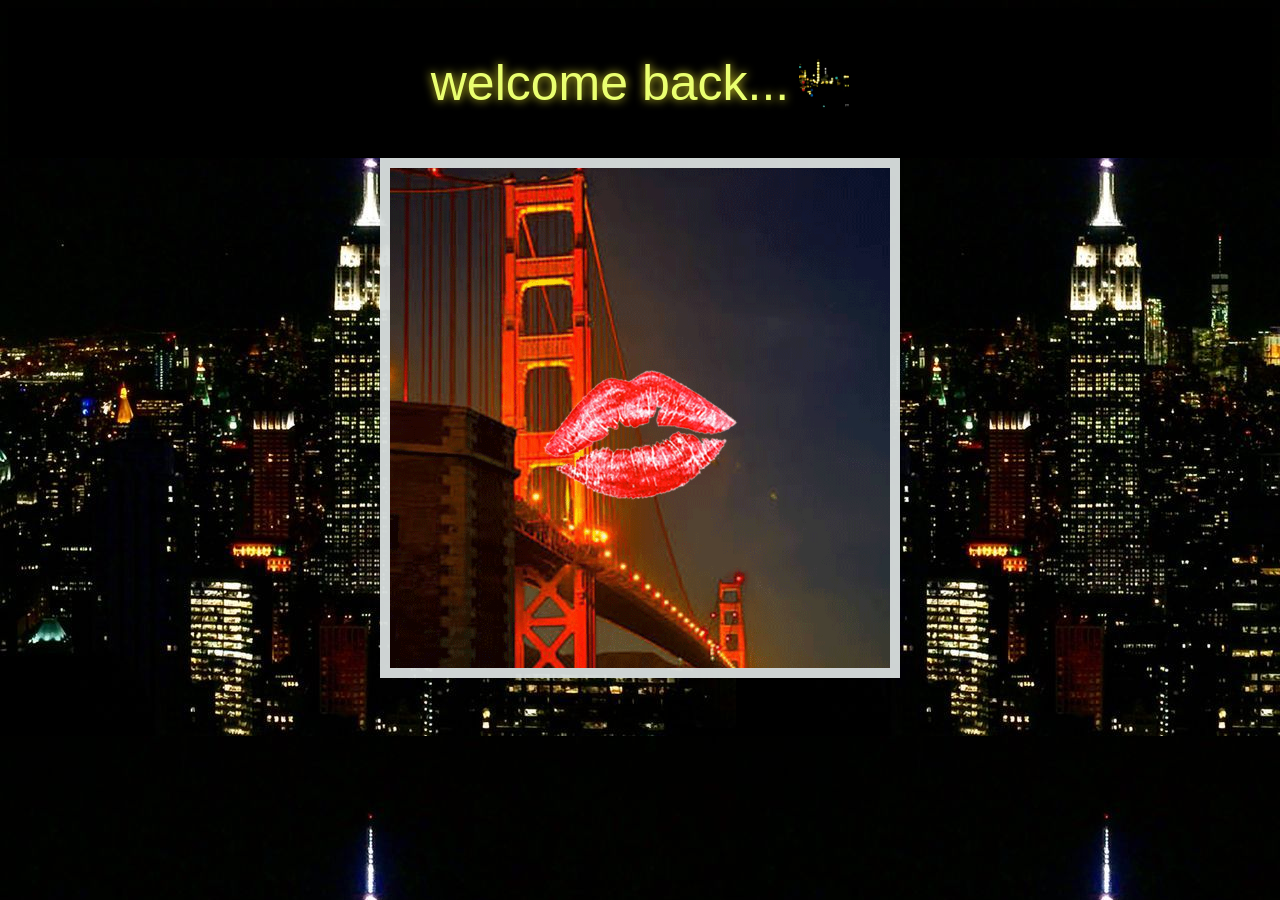
<file: index.html>
<!doctype html>

<html>
  <head>
    <meta charset="utf-8" />
    <meta http-equiv="X-UA-Compatible" content="IE=edge" />
    <title></title>
    <meta name="description" content="" />
    <meta name="viewport" content="width=device-width, initial-scale=1" />
    <link rel="stylesheet" href="style.css" />
  </head>
  <body>
    <header class="gg-header">
      <div class="main">
        welcome back...
        <img src="img/icon.gif" class="kiss" />
      </div>
    </header>

    <a href="main.html">
      <img src="img/gg3.gif" />
    </a>
  </body>
</html>
</file>
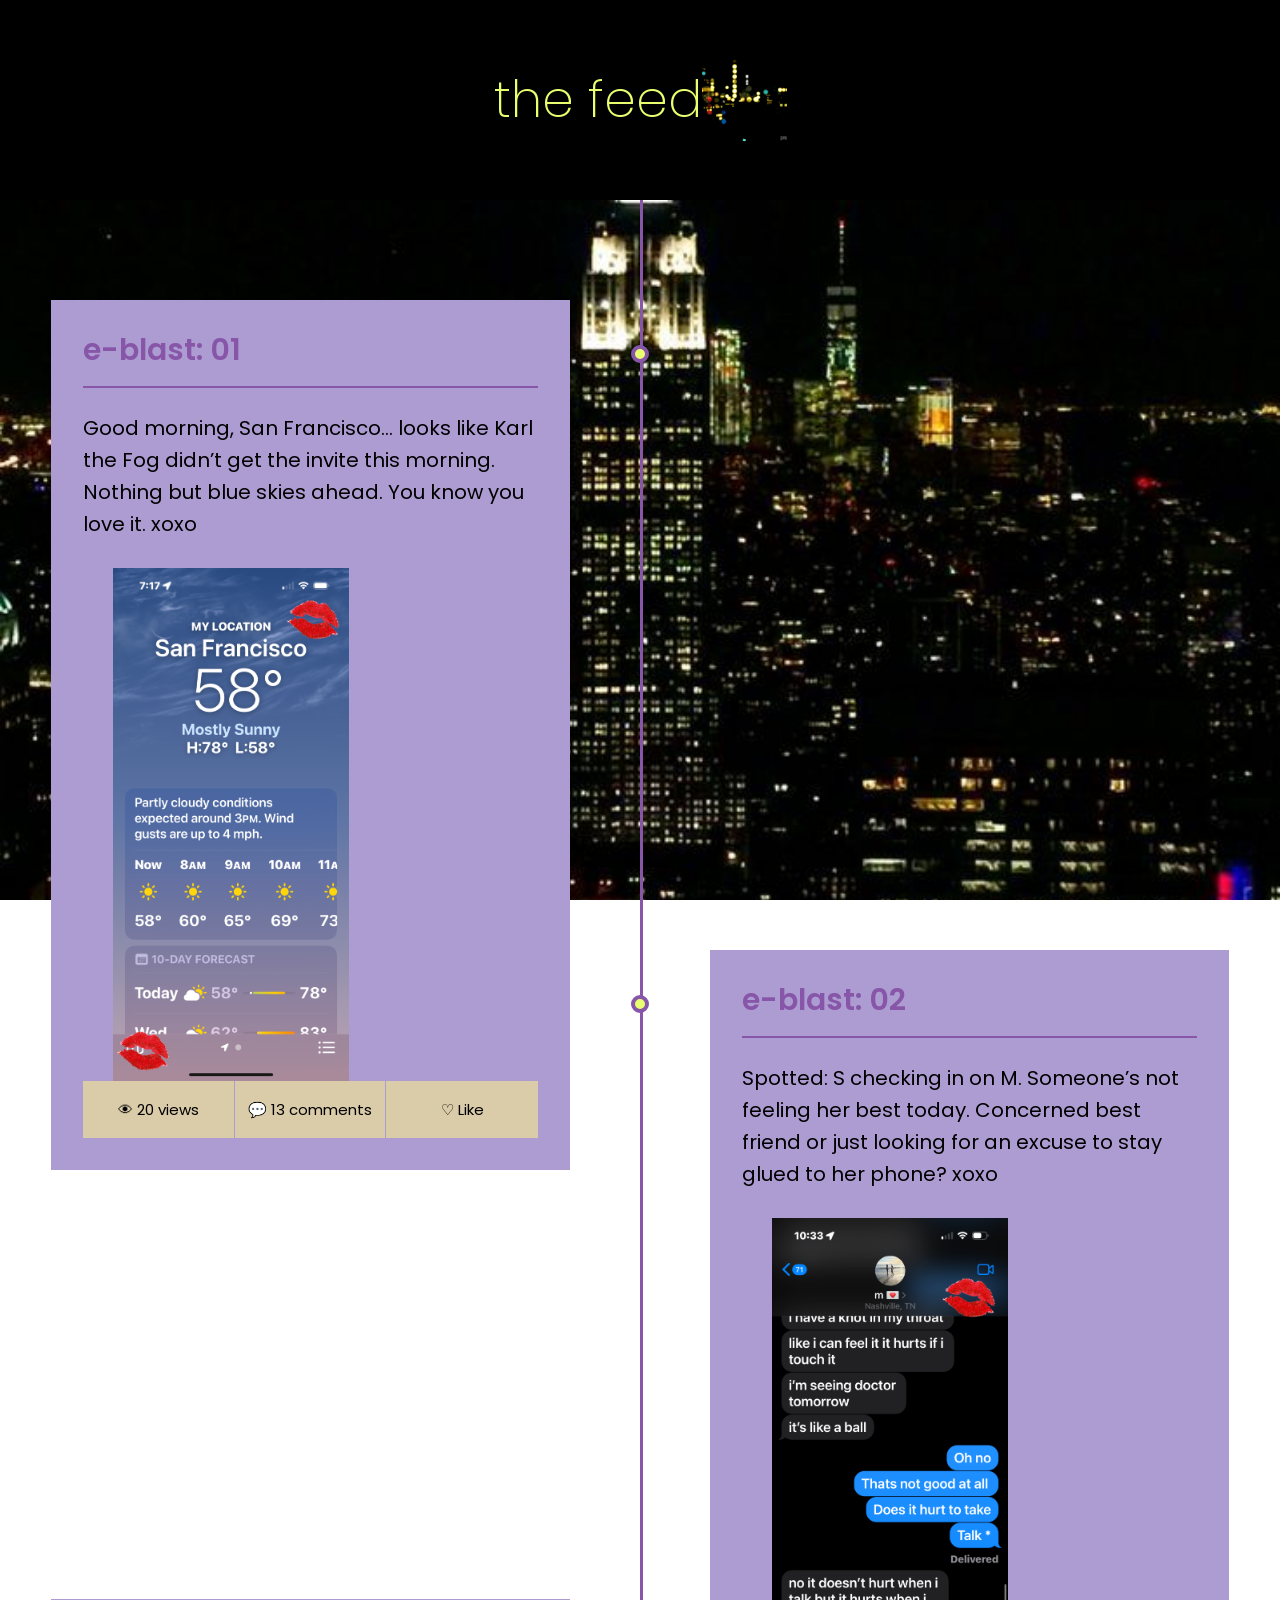
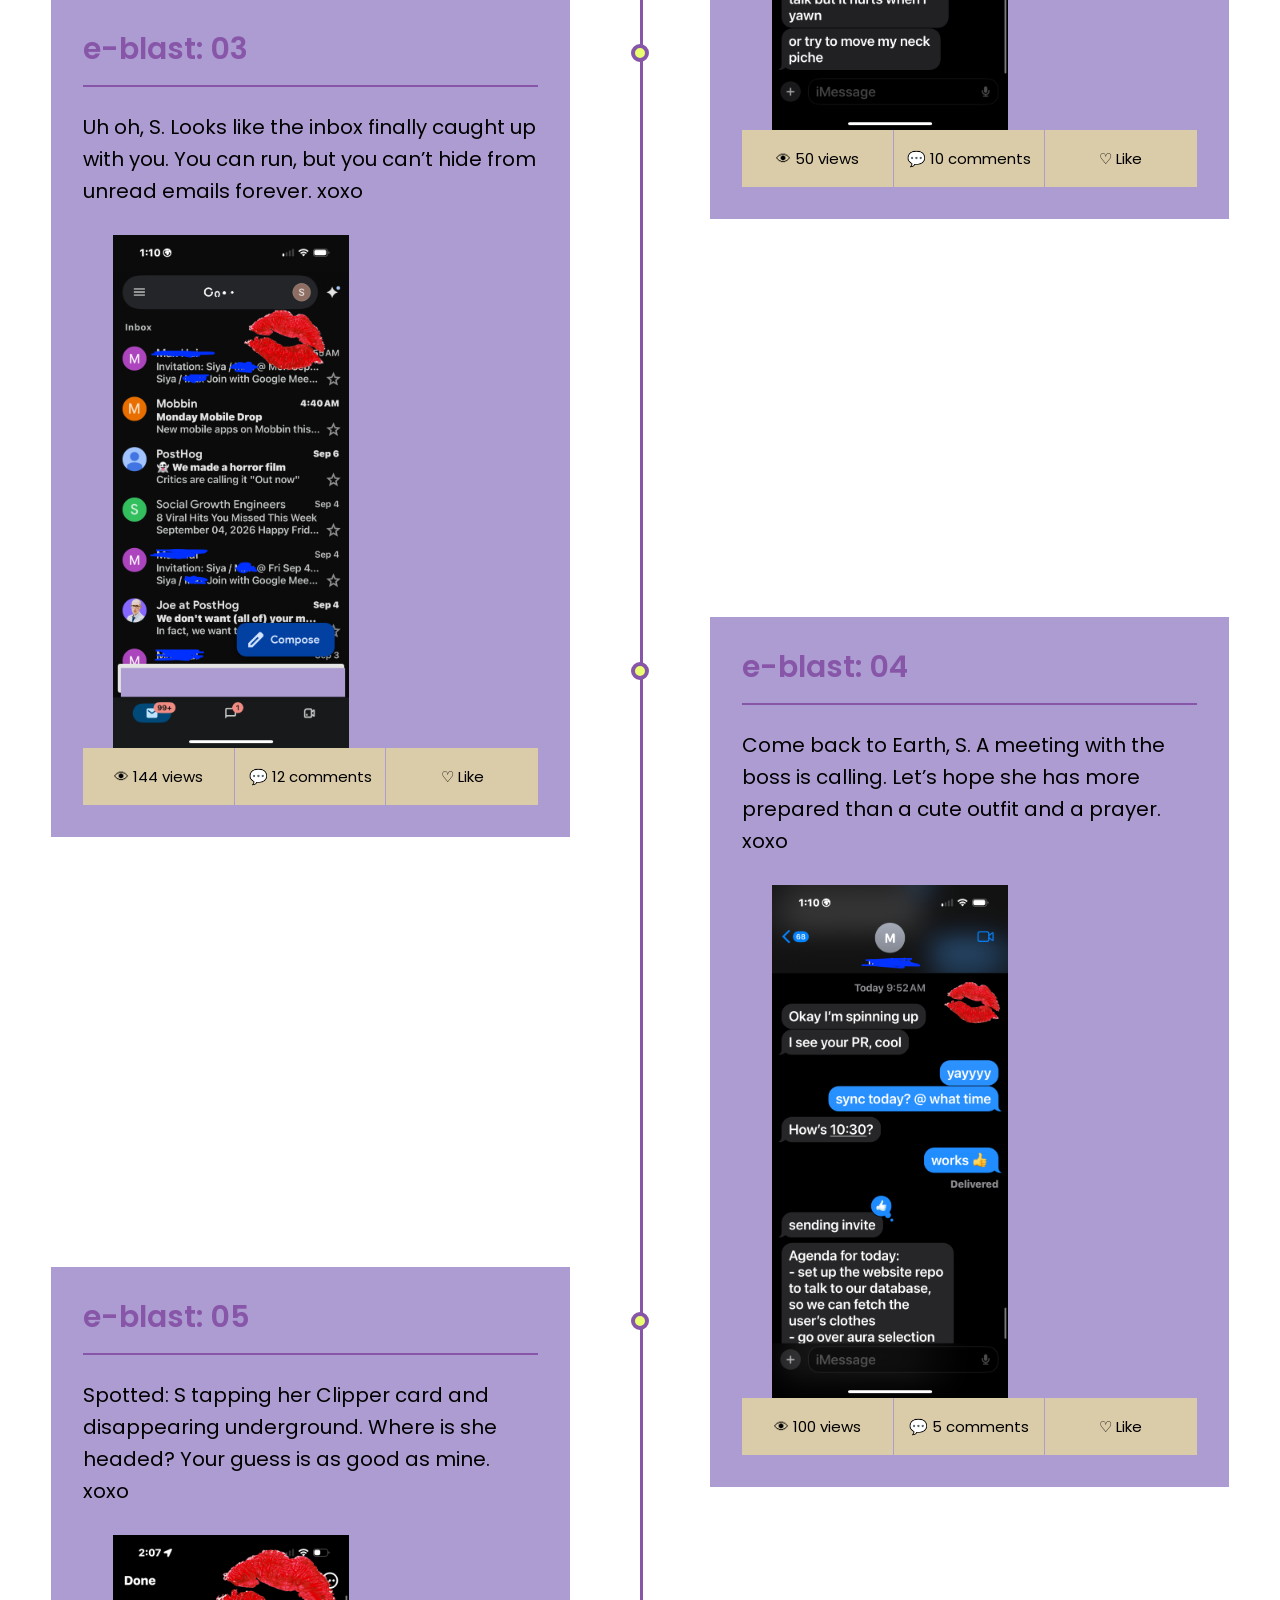
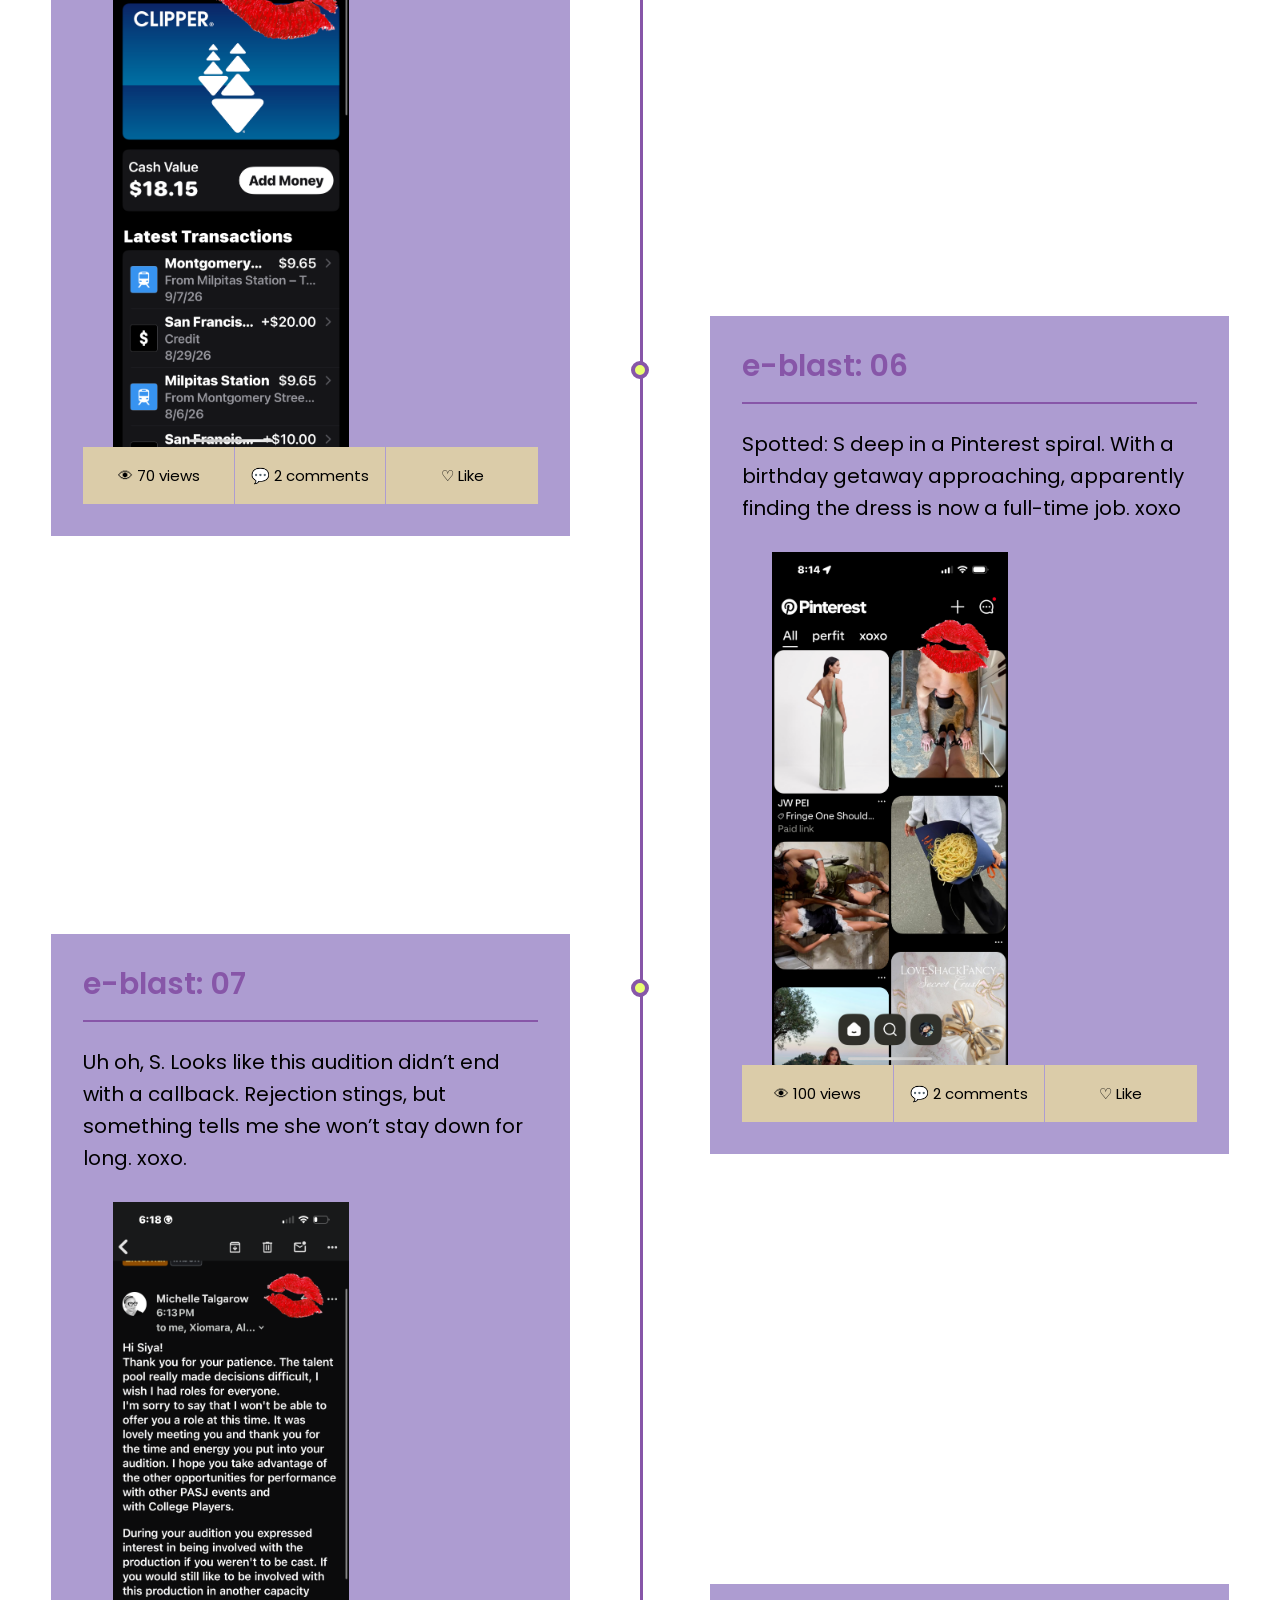
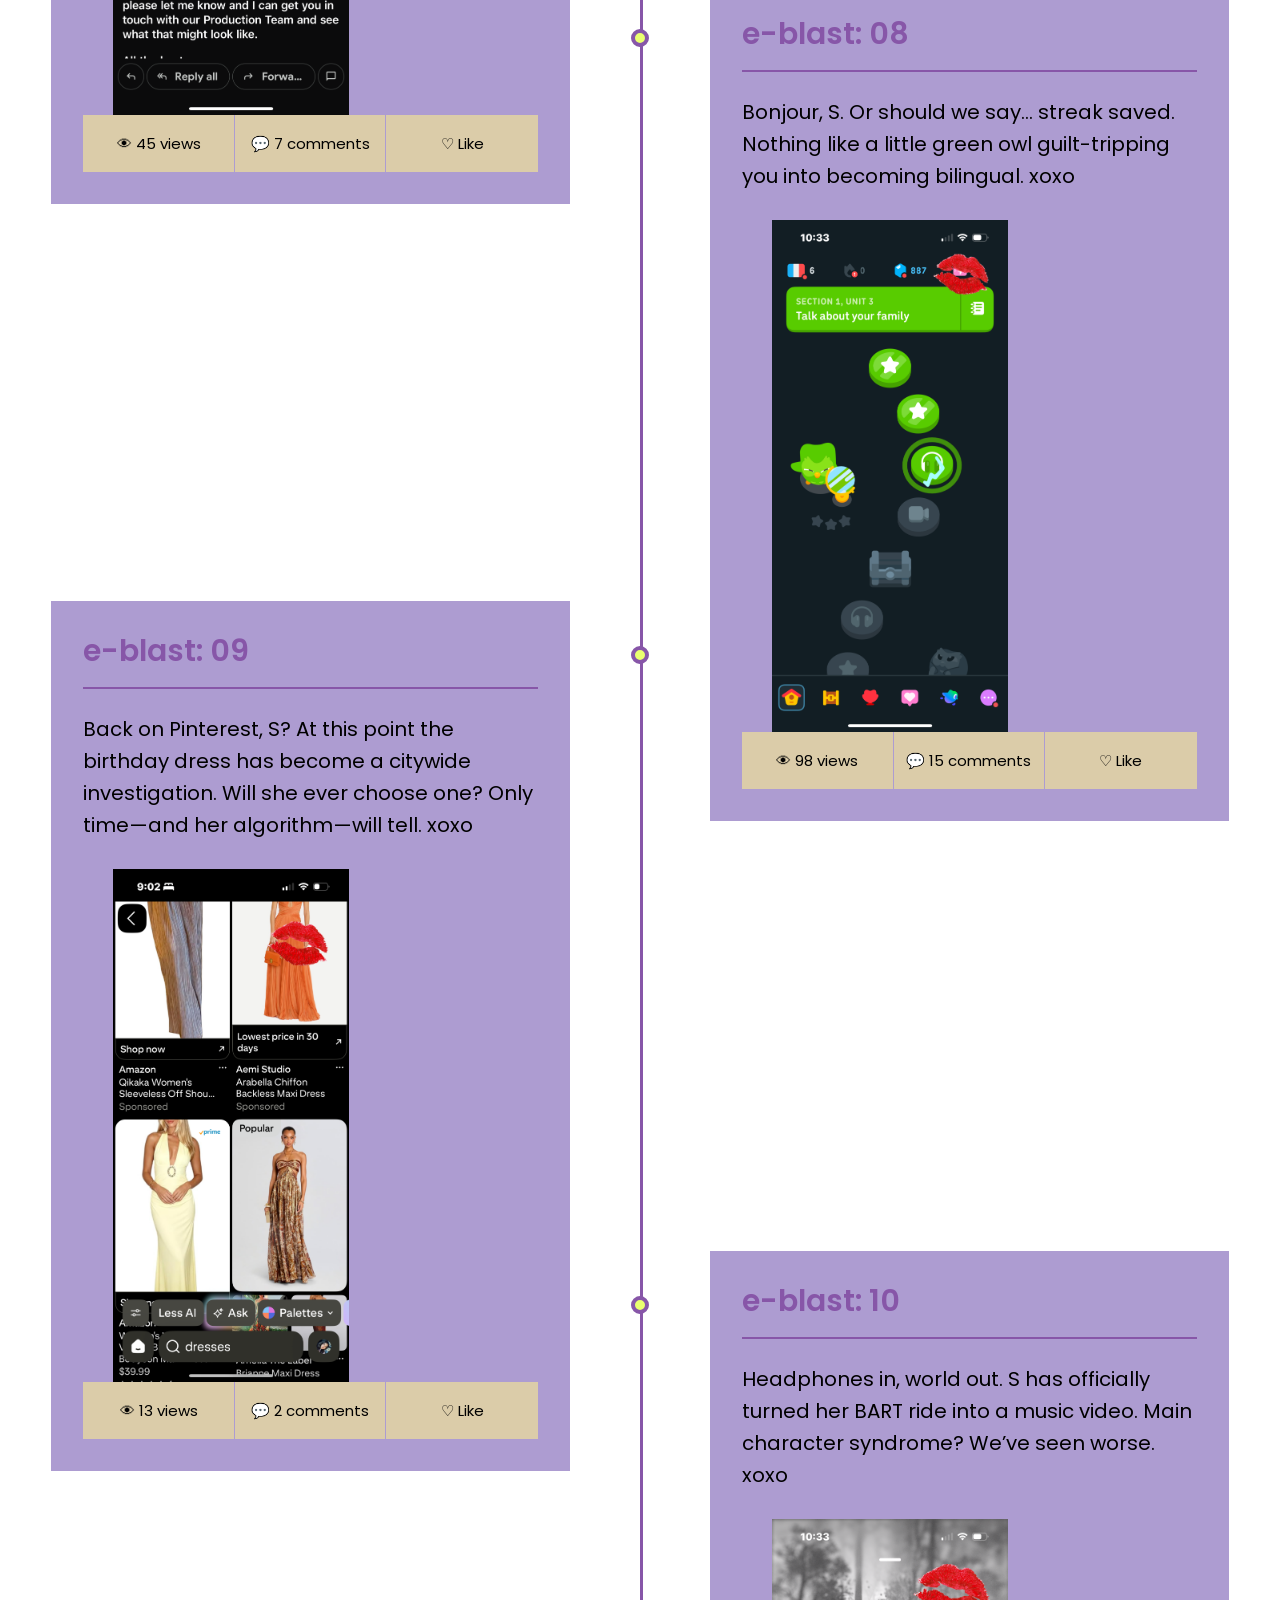
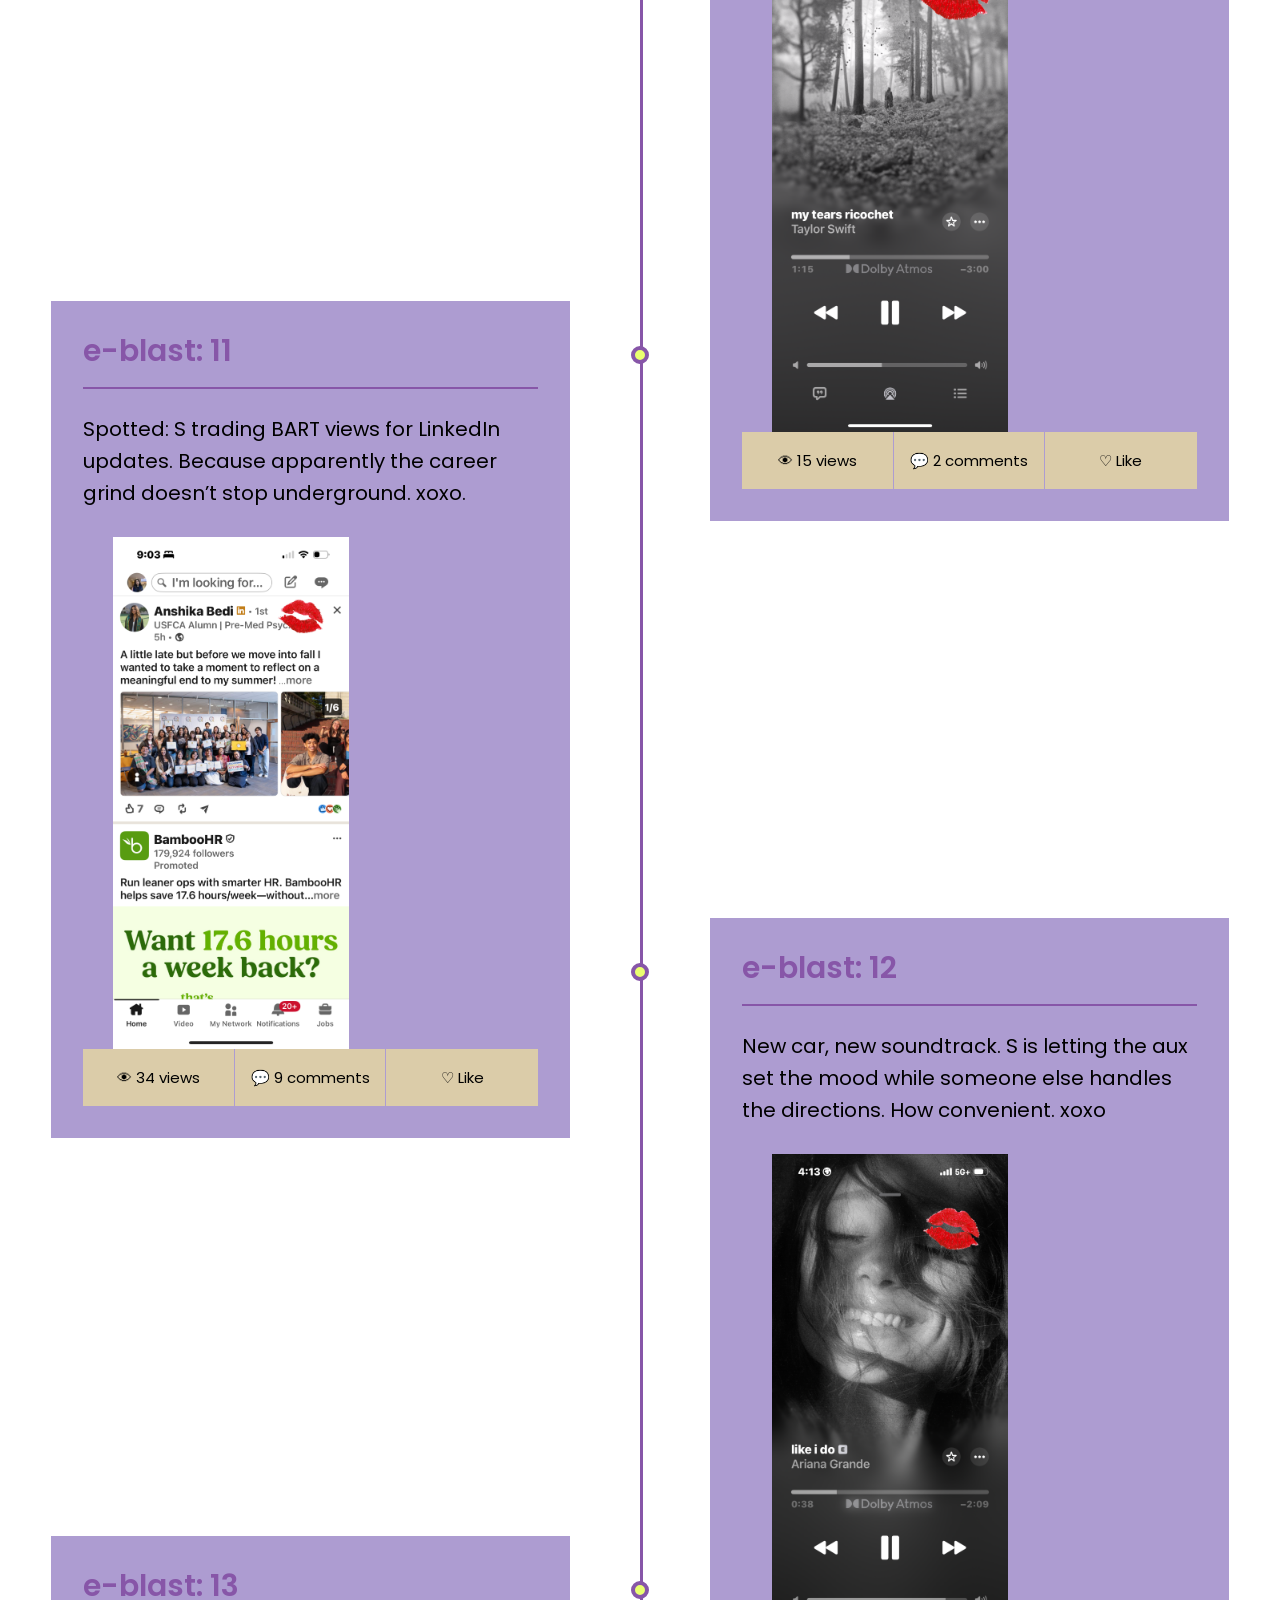
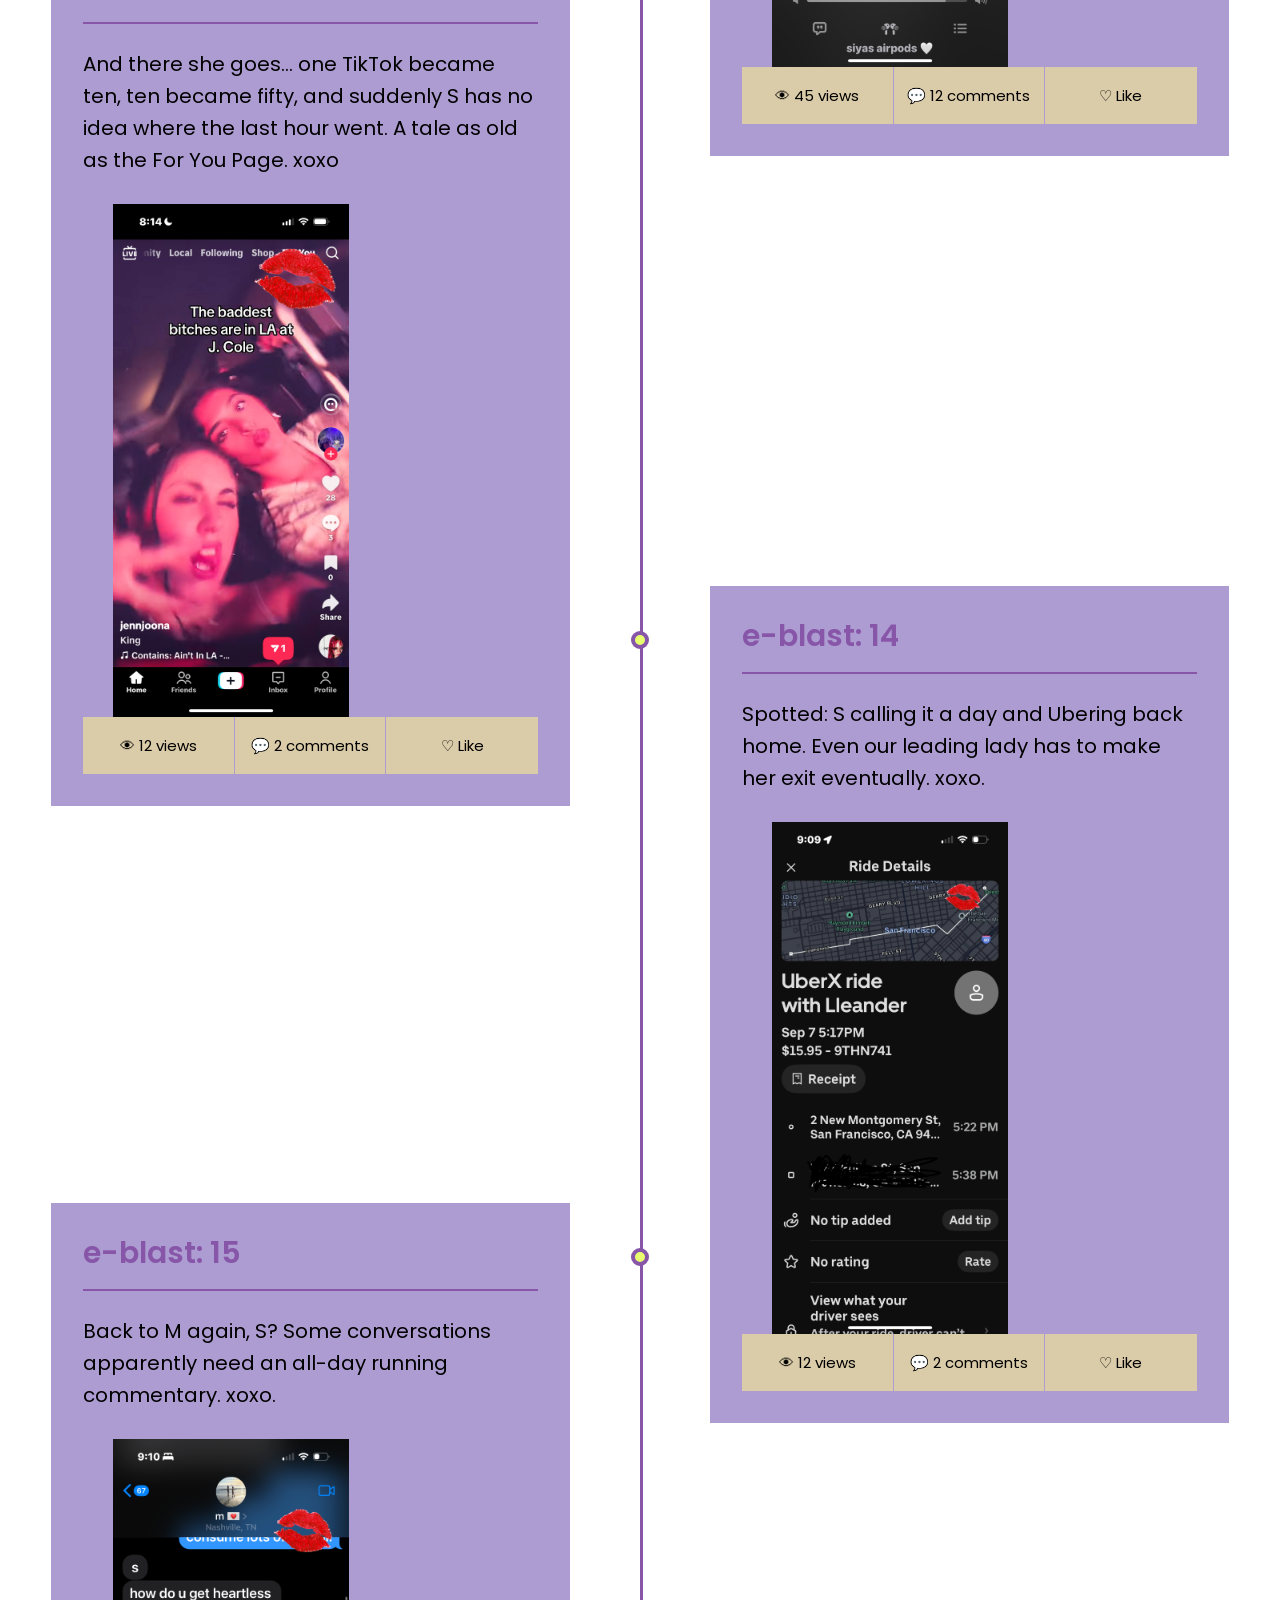
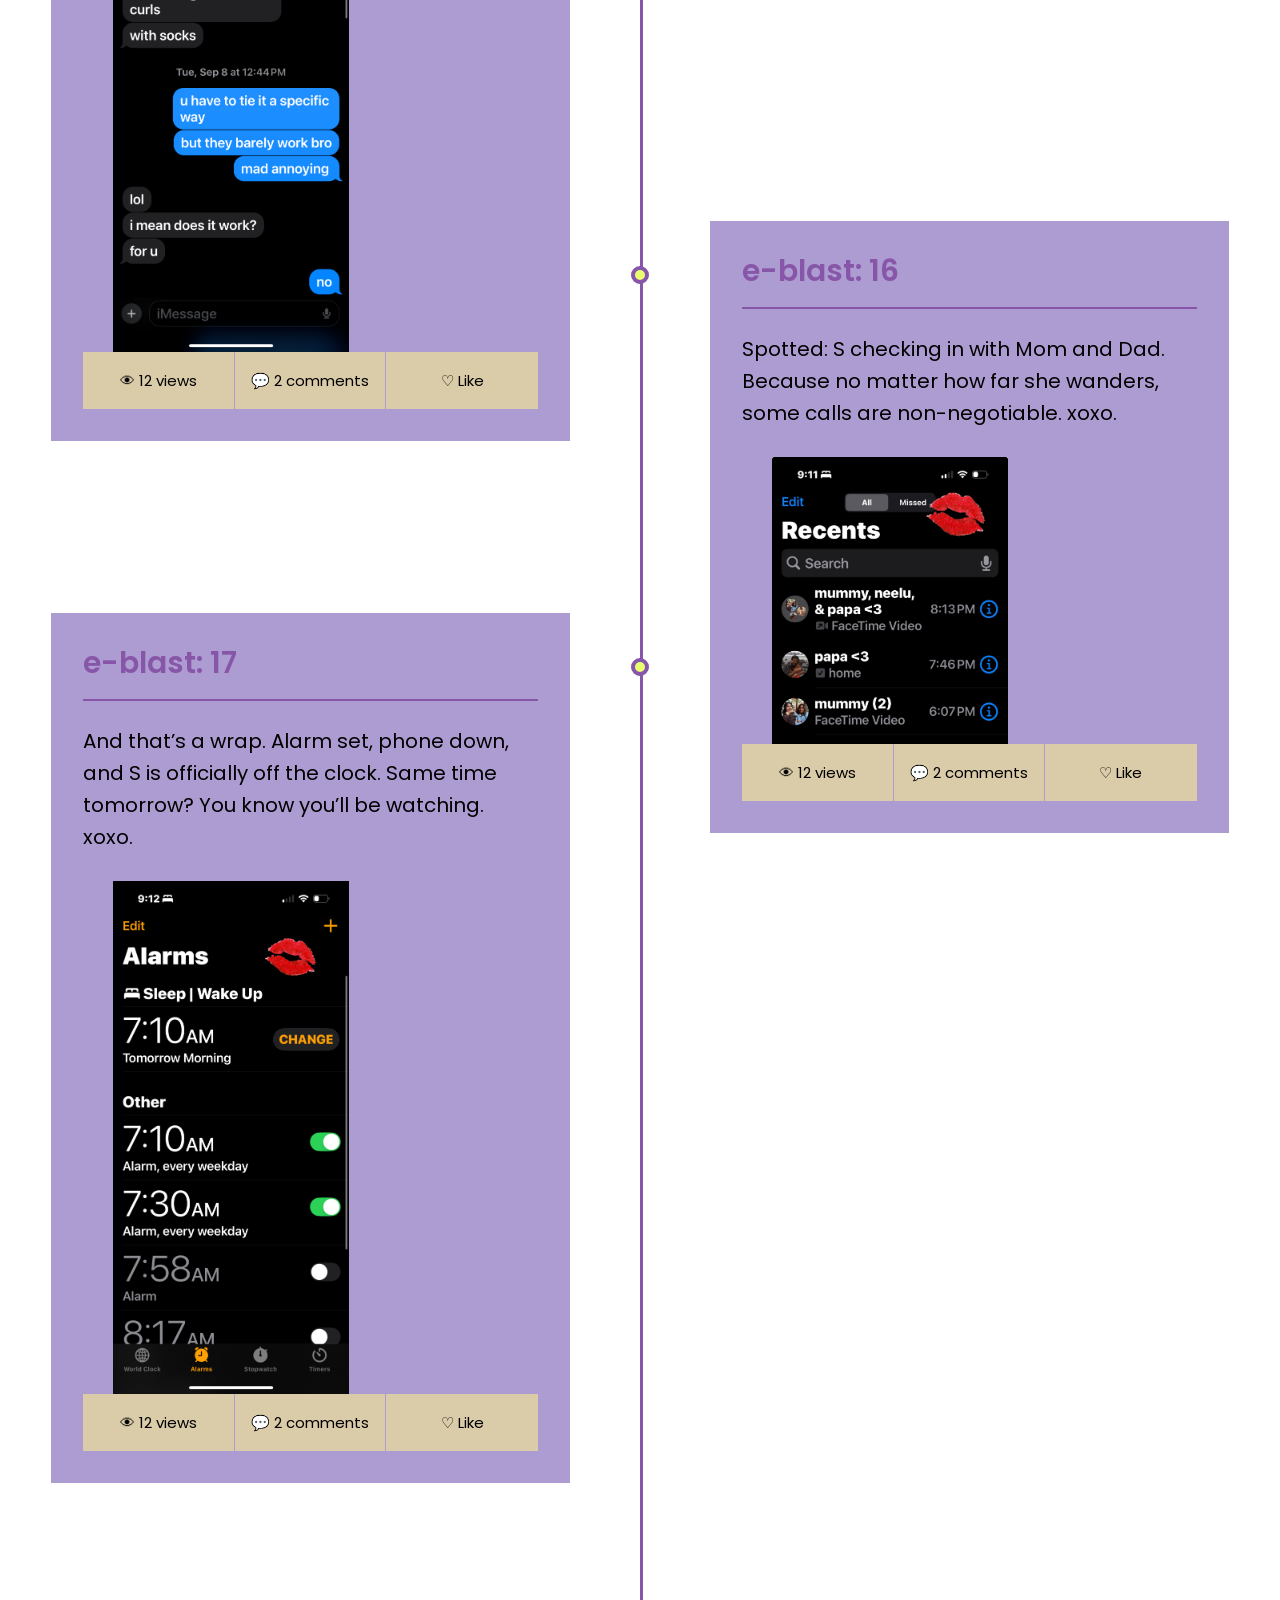
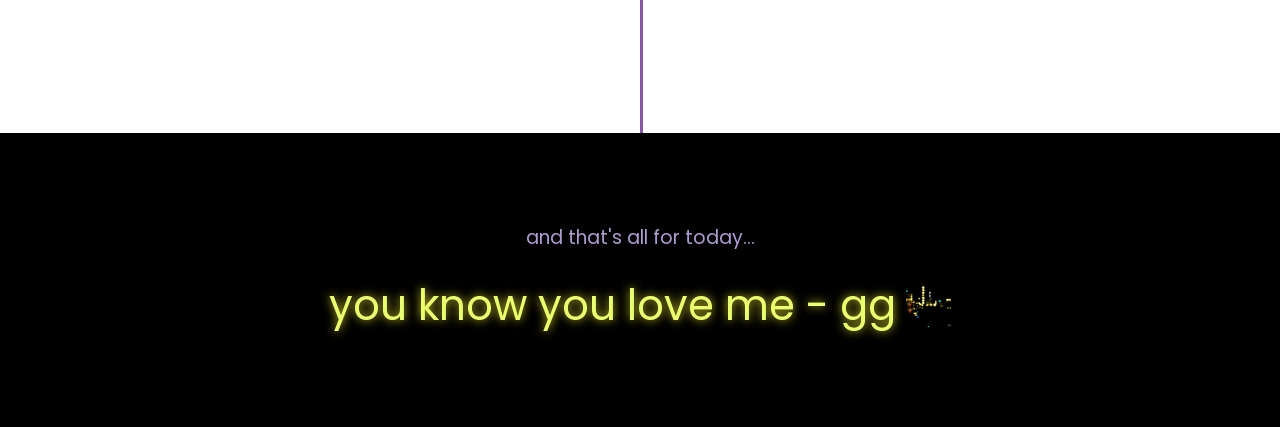
<file: main.html>
<!doctype html>

<html>
  <head>
    <meta charset="utf-8" />
    <meta http-equiv="X-UA-Compatible" content="IE=edge" />

    <title>The Feed</title>

    <meta name="viewport" content="width=device-width, initial-scale=1" />

    <link rel="stylesheet" href="style1.css" />
  </head>

  <body>
    <header class="gg-header">
      <div class="main">
        the feed
        <img src="img/icon.gif" class="kiss" />
      </div>
    </header>

    <main class="timeline">
      <!-- e-blast1 -->
      <div class="timeline-item left">
        <div class="timeline-dot"></div>

        <div class="post1">
          <div class="post-title">
            <h4>e-blast: 01</h4>
          </div>

          <div class="post-text">
            <p>
              Good morning, San Francisco... looks like Karl the Fog didn’t get
              the invite this morning. Nothing but blue skies ahead. You know
              you love it. xoxo
            </p>
          </div>

          <div class="post-image">
            <img src="img/weather.PNG" />
          </div>

          <div class="small-blocks">
            <div>👁 20 views</div>
            <div>💬 13 comments</div>
            <div>♡ Like</div>
          </div>
        </div>
      </div>

      <!-- e-blast2 -->
      <div class="timeline-item right">
        <div class="timeline-dot"></div>

        <div class="post">
          <div class="post-title">
            <h4>e-blast: 02</h4>
          </div>

          <div class="post-text">
            <p>
              Spotted: S checking in on M. Someone’s not feeling her best today.
              Concerned best friend or just looking for an excuse to stay glued
              to her phone? xoxo
            </p>
          </div>

          <div class="post-image">
            <img src="img/bff.PNG" />
          </div>

          <div class="small-blocks">
            <div>👁 50 views</div>
            <div>💬 10 comments</div>
            <div>♡ Like</div>
          </div>
        </div>
      </div>

      <!-- e-blast3 -->
      <div class="timeline-item left">
        <div class="timeline-dot"></div>

        <div class="post">
          <div class="post-title">
            <h4>e-blast: 03</h4>
          </div>

          <div class="post-text">
            <p>
              Uh oh, S. Looks like the inbox finally caught up with you. You can
              run, but you can’t hide from unread emails forever. xoxo
            </p>
          </div>

          <div class="post-image">
            <img src="img/emaik.PNG" />
          </div>

          <div class="small-blocks">
            <div>👁 144 views</div>
            <div>💬 12 comments</div>
            <div>♡ Like</div>
          </div>
        </div>
      </div>

      <!-- e-blast4 -->
      <div class="timeline-item right">
        <div class="timeline-dot"></div>

        <div class="post">
          <div class="post-title">
            <h4>e-blast: 04</h4>
          </div>

          <div class="post-text">
            <p>
              Come back to Earth, S. A meeting with the boss is calling. Let’s
              hope she has more prepared than a cute outfit and a prayer. xoxo
            </p>
          </div>

          <div class="post-image">
            <img src="img/boss.PNG" />
          </div>

          <div class="small-blocks">
            <div>👁 100 views</div>
            <div>💬 5 comments</div>
            <div>♡ Like</div>
          </div>
        </div>
      </div>

      <!-- e-blast5 -->
      <div class="timeline-item left">
        <div class="timeline-dot"></div>

        <div class="post">
          <div class="post-title">
            <h4>e-blast: 05</h4>
          </div>

          <div class="post-text">
            <p>
              Spotted: S tapping her Clipper card and disappearing underground.
              Where is she headed? Your guess is as good as mine. xoxo
            </p>
          </div>

          <div class="post-image">
            <img src="img/clipper.PNG" />
          </div>

          <div class="small-blocks">
            <div>👁 70 views</div>
            <div>💬 2 comments</div>
            <div>♡ Like</div>
          </div>
        </div>
      </div>

      <!-- e-blast6 -->
      <div class="timeline-item right">
        <div class="timeline-dot"></div>

        <div class="post">
          <div class="post-title">
            <h4>e-blast: 06</h4>
          </div>

          <div class="post-text">
            <p>
              Spotted: S deep in a Pinterest spiral. With a birthday getaway
              approaching, apparently finding the dress is now a full-time job.
              xoxo
            </p>
          </div>

          <div class="post-image">
            <img src="img/pinterest.PNG" />
          </div>

          <div class="small-blocks">
            <div>👁 100 views</div>
            <div>💬 2 comments</div>
            <div>♡ Like</div>
          </div>
        </div>
      </div>

      <!-- e-blast7 -->
      <div class="timeline-item left">
        <div class="timeline-dot"></div>

        <div class="post">
          <div class="post-title">
            <h4>e-blast: 07</h4>
          </div>

          <div class="post-text">
            <p>
              Uh oh, S. Looks like this audition didn’t end with a callback.
              Rejection stings, but something tells me she won’t stay down for
              long. xoxo.
            </p>
          </div>

          <div class="post-image">
            <img src="img/email.PNG" />
          </div>

          <div class="small-blocks">
            <div>👁 45 views</div>
            <div>💬 7 comments</div>
            <div>♡ Like</div>
          </div>
        </div>
      </div>

      <!-- e-blast8 -->
      <div class="timeline-item right">
        <div class="timeline-dot"></div>

        <div class="post">
          <div class="post-title">
            <h4>e-blast: 08</h4>
          </div>

          <div class="post-text">
            <p>
              Bonjour, S. Or should we say... streak saved. Nothing like a
              little green owl guilt-tripping you into becoming bilingual. xoxo
            </p>
          </div>

          <div class="post-image">
            <img src="img/duolingo.PNG" />
          </div>

          <div class="small-blocks">
            <div>👁 98 views</div>
            <div>💬 15 comments</div>
            <div>♡ Like</div>
          </div>
        </div>
      </div>

      <!-- e-blast9 -->
      <div class="timeline-item left">
        <div class="timeline-dot"></div>

        <div class="post">
          <div class="post-title">
            <h4>e-blast: 09</h4>
          </div>

          <div class="post-text">
            <p>
              Back on Pinterest, S? At this point the birthday dress has become
              a citywide investigation. Will she ever choose one? Only time—and
              her algorithm—will tell. xoxo
            </p>
          </div>

          <div class="post-image">
            <img src="img/pinterest2.PNG" />
          </div>

          <div class="small-blocks">
            <div>👁 13 views</div>
            <div>💬 2 comments</div>
            <div>♡ Like</div>
          </div>
        </div>
      </div>

      <!-- e-blast10 -->
      <div class="timeline-item right">
        <div class="timeline-dot"></div>

        <div class="post">
          <div class="post-title">
            <h4>e-blast: 10</h4>
          </div>

          <div class="post-text">
            <p>
              Headphones in, world out. S has officially turned her BART ride
              into a music video. Main character syndrome? We’ve seen worse.
              xoxo
            </p>
          </div>

          <div class="post-image">
            <img src="img/song1.PNG" />
          </div>

          <div class="small-blocks">
            <div>👁 15 views</div>
            <div>💬 2 comments</div>
            <div>♡ Like</div>
          </div>
        </div>
      </div>

      <!-- e-blast11 -->
      <div class="timeline-item left">
        <div class="timeline-dot"></div>

        <div class="post">
          <div class="post-title">
            <h4>e-blast: 11</h4>
          </div>

          <div class="post-text">
            <p>
              Spotted: S trading BART views for LinkedIn updates. Because
              apparently the career grind doesn’t stop underground. xoxo.
            </p>
          </div>

          <div class="post-image">
            <img src="img/linkedin.PNG" />
          </div>

          <div class="small-blocks">
            <div>👁 34 views</div>
            <div>💬 9 comments</div>
            <div>♡ Like</div>
          </div>
        </div>
      </div>

      <!-- e-blast12 -->
      <div class="timeline-item right">
        <div class="timeline-dot"></div>

        <div class="post">
          <div class="post-title">
            <h4>e-blast: 12</h4>
          </div>

          <div class="post-text">
            <p>
              New car, new soundtrack. S is letting the aux set the mood while
              someone else handles the directions. How convenient. xoxo
            </p>
          </div>

          <div class="post-image">
            <img src="img/song_on_bart.PNG" />
          </div>

          <div class="small-blocks">
            <div>👁 45 views</div>
            <div>💬 12 comments</div>
            <div>♡ Like</div>
          </div>
        </div>
      </div>

      <!-- e-blast13 -->
      <div class="timeline-item left">
        <div class="timeline-dot"></div>

        <div class="post">
          <div class="post-title">
            <h4>e-blast: 13</h4>
          </div>

          <div class="post-text">
            <p>
              And there she goes... one TikTok became ten, ten became fifty, and
              suddenly S has no idea where the last hour went. A tale as old as
              the For You Page. xoxo
            </p>
          </div>

          <div class="post-image">
            <img src="img/tt.PNG" />
          </div>

          <div class="small-blocks">
            <div>👁 12 views</div>
            <div>💬 2 comments</div>
            <div>♡ Like</div>
          </div>
        </div>
      </div>

      <!-- e-blast14 -->
      <div class="timeline-item right">
        <div class="timeline-dot"></div>

        <div class="post">
          <div class="post-title">
            <h4>e-blast: 14</h4>
          </div>

          <div class="post-text">
            <p>
              Spotted: S calling it a day and Ubering back home. Even our
              leading lady has to make her exit eventually. xoxo.
            </p>
          </div>

          <div class="post-image">
            <img src="img/uber.PNG" />
          </div>

          <div class="small-blocks">
            <div>👁 12 views</div>
            <div>💬 2 comments</div>
            <div>♡ Like</div>
          </div>
        </div>
      </div>

      <!-- e-blast15 -->
      <div class="timeline-item left">
        <div class="timeline-dot"></div>

        <div class="post">
          <div class="post-title">
            <h4>e-blast: 15</h4>
          </div>

          <div class="post-text">
            <p>
              Back to M again, S? Some conversations apparently need an all-day
              running commentary. xoxo.
            </p>
          </div>

          <div class="post-image">
            <img src="img/m_again.PNG" />
          </div>

          <div class="small-blocks">
            <div>👁 12 views</div>
            <div>💬 2 comments</div>
            <div>♡ Like</div>
          </div>
        </div>
      </div>

      <!-- e-blast16 -->
      <div class="timeline-item right">
        <div class="timeline-dot"></div>

        <div class="post">
          <div class="post-title">
            <h4>e-blast: 16</h4>
          </div>

          <div class="post-text">
            <p>
              Spotted: S checking in with Mom and Dad. Because no matter how far
              she wanders, some calls are non-negotiable. xoxo.
            </p>
          </div>

          <div class="post-image">
            <img src="img/call.jpg" />
          </div>

          <div class="small-blocks">
            <div>👁 12 views</div>
            <div>💬 2 comments</div>
            <div>♡ Like</div>
          </div>
        </div>
      </div>

      <!-- e-blast17 -->
      <div class="timeline-item left">
        <div class="timeline-dot"></div>

        <div class="post">
          <div class="post-title">
            <h4>e-blast: 17</h4>
          </div>

          <div class="post-text">
            <p>
              And that’s a wrap. Alarm set, phone down, and S is officially off
              the clock. Same time tomorrow? You know you’ll be watching. xoxo.
            </p>
          </div>

          <div class="post-image">
            <img src="img/alarm.PNG" />
          </div>

          <div class="small-blocks">
            <div>👁 12 views</div>
            <div>💬 2 comments</div>
            <div>♡ Like</div>
          </div>
        </div>
      </div>
    </main>

    <footer class="ending">
      <p>and that's all for today...</p>

      <div class="xoxo">
        you know you love me - gg
        <img src="img/icon.gif" class="ending-kiss" />
      </div>
    </footer>
  </body>
</html>
</file>
<file: style.css>
img {
  width: 500px;
  height: 1000px;
}

body {
  background-image: url("img/background-image.jpg");
}
h1 {
  color: white;
  font-family: Arial, Helvetica, sans-serif;
  text-align: center;
  margin-top: 50px;
}

img {
  width: 500px;
  height: 500px;
  border: 10px solid rgba(220, 225, 224, 0.9);
  background-color: rgba(137, 151, 156, 0.58);
  display: block;
  margin-left: auto;
  margin-right: auto;
}

.gg-header {
  position: sticky;
  top: 0;
  z-index: 1000;

  width: 100%;
  height: 150px;
  background: black;

  display: flex;
  justify-content: center;
  align-items: center;
}

.main {
  color: #eaff70;
  font-size: 50px;
  font-weight: 200;

  text-shadow: 0 0 10px #d7d227;

  animation: glow 2s;

  display: flex;
  justify-content: center;
  align-items: center;
  gap: 10px;
  font-family: "Poppins", sans-serif;
}

.kiss {
  width: 50px;
  height: auto;
  border: none;
}
</file>
<file: style1.css>
@import url("https://fonts.googleapis.com/css2?family=Poppins:wght@400;500;600&display=swap");

* {
  box-sizing: border-box;
}

body {
  margin: 0;

  background-image: url("img/background-image.jpg ");
  background-size: cover;
  background-position: center;
  background-attachment: fixed;

  font-family: "Poppins", sans-serif;

  overflow-x: hidden;
}

.gg-header {
  position: sticky;
  top: 0;
  z-index: 100;

  width: 100%;
  height: 200px;

  background-color: black;

  display: flex;
  justify-content: center;
  align-items: center;
}

.main {
  display: flex;
  align-items: center;
  justify-content: center;

  color: #eaff70;

  font-family: "Poppins", sans-serif;
  font-size: 50px;
  font-weight: 200;
}

.kiss {
  width: 85px;
  height: auto;
  display: block;
}

.timeline {
  position: relative;

  width: 92%;
  max-width: 1400px;

  margin: 0 auto;

  padding: 100px 0 150px;
}

.timeline::before {
  content: "";

  position: absolute;

  top: 0;
  bottom: 0;
  left: 50%;

  width: 3px;

  background-color: #8756a8;
}

.timeline-item {
  position: relative;

  width: 50%;

  margin-bottom: 100px;
}

.timeline-item.left {
  padding-right: 70px;
}

.timeline-item.right {
  margin-left: 50%;

  padding-left: 70px;
}

.timeline-dot {
  position: absolute;

  top: 45px;

  width: 18px;
  height: 18px;

  border-radius: 50%;

  background-color: #eaff70;

  border: 4px solid #8756a8;

  z-index: 10;
}

.left .timeline-dot {
  right: -9px;
}

.right .timeline-dot {
  left: -9px;
}
.post1 {
  width: 100%;

  background-color: #ad9cd1;

  padding: 32px;

  display: flex;
  flex-direction: column;
}

.post {
  width: 100%;

  background-color: #ad9cd1;

  padding: 32px;

  display: flex;
  flex-direction: column;
  margin-top: -320px;
}

.post-title {
  width: 100%;

  padding-bottom: 18px;
  margin-bottom: 24px;

  border-bottom: 2px solid #8756a8;
}

.post-title h4 {
  margin: 0;

  color: #8756a8;

  font-family: "Poppins", sans-serif;

  font-size: 30px;
  font-weight: 600;

  line-height: 1.2;
}

.post-text {
  width: 100%;

  margin-bottom: 28px;
}

.post-text p {
  margin: 0;

  color: black;

  font-family: "Poppins", sans-serif;

  font-size: 20px;
  font-weight: 400;

  line-height: 1.6;

  text-align: left;
}

.post-image {
  width: 65%;

  display: flex;
  justify-content: center;
  align-items: center;

  overflow: visible;
}

.post-image img {
  display: block;

  width: 80%;
  max-width: 100%;

  height: auto;

  object-fit: contain;
}

.small-blocks {
  width: 100%;

  display: flex;

  margin-top: 0;
}

.small-blocks div {
  width: 33.333%;

  padding: 17px 10px;

  background-color: #dbcca9;

  color: black;

  border-right: 1px solid #ad9cd1;

  text-align: center;

  font-family: "Poppins", sans-serif;

  font-size: 15px;
  font-weight: 400;
}

.small-blocks div:last-child {
  border-right: none;
}

.ending {
  width: 100%;

  padding: 90px 20px;

  background-color: black;

  text-align: center;
}

.ending p {
  margin: 0;

  color: #ad9cd1;

  font-family: "Poppins", sans-serif;

  font-size: 19px;
}

.xoxo {
  display: flex;
  justify-content: center;
  align-items: center;

  gap: 10px;

  margin-top: 22px;

  color: #eaff70;

  font-family: "Poppins", sans-serif;

  font-size: 42px;

  text-shadow: 0 0 10px #d7d227;
}

.ending-kiss {
  width: 45px;
  height: auto;
}
</file>
